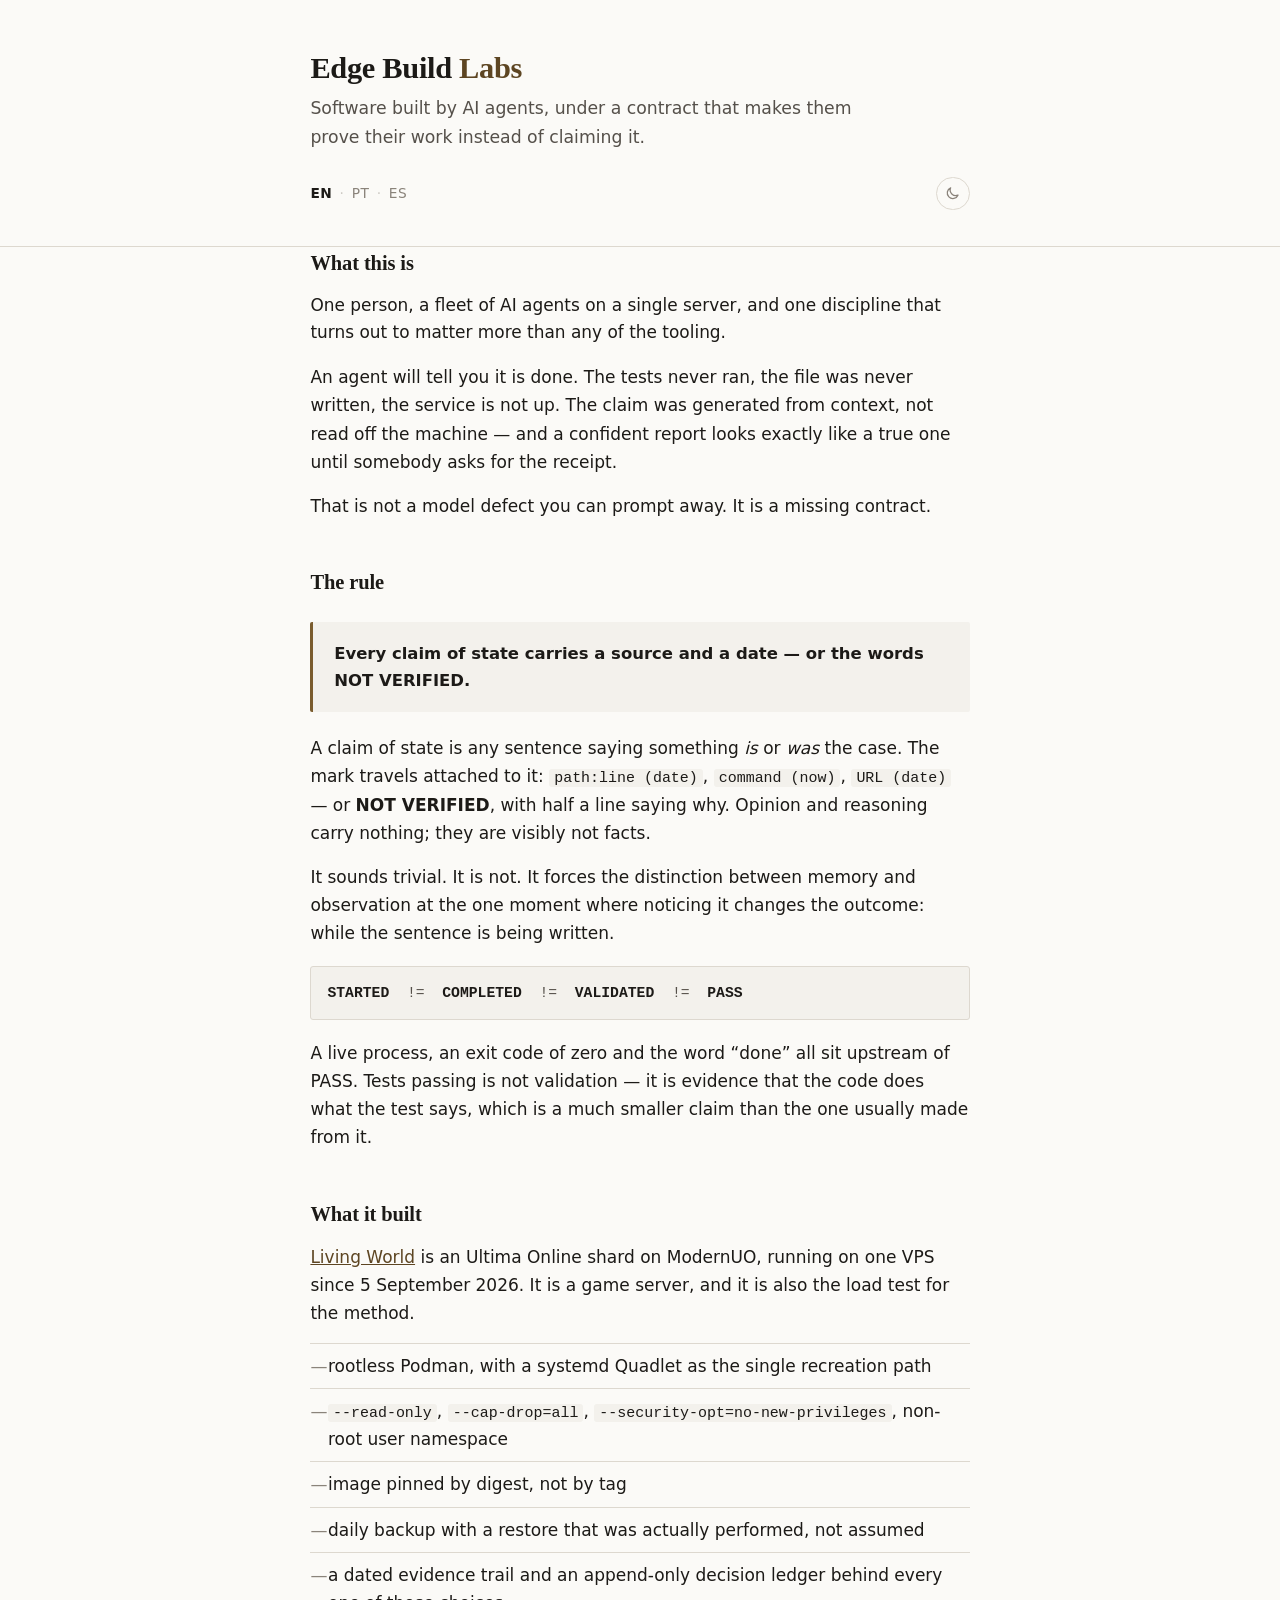
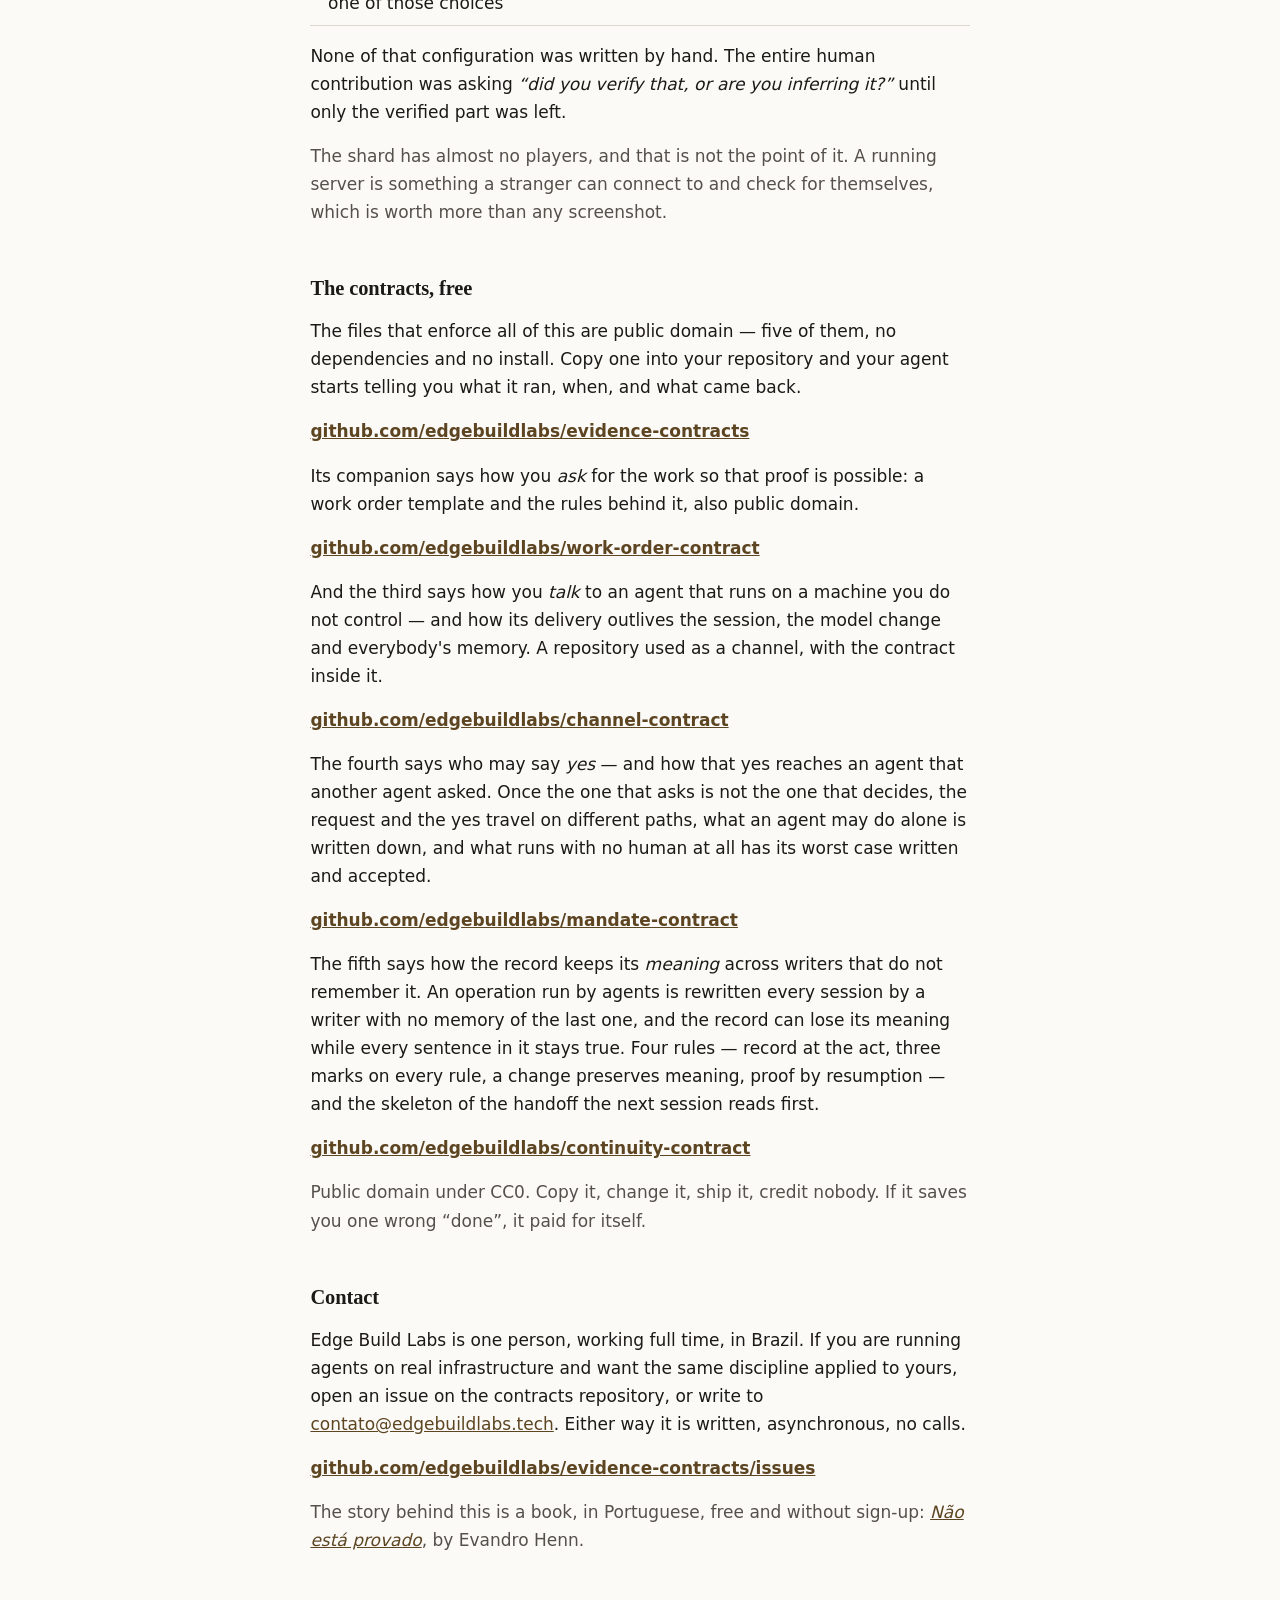
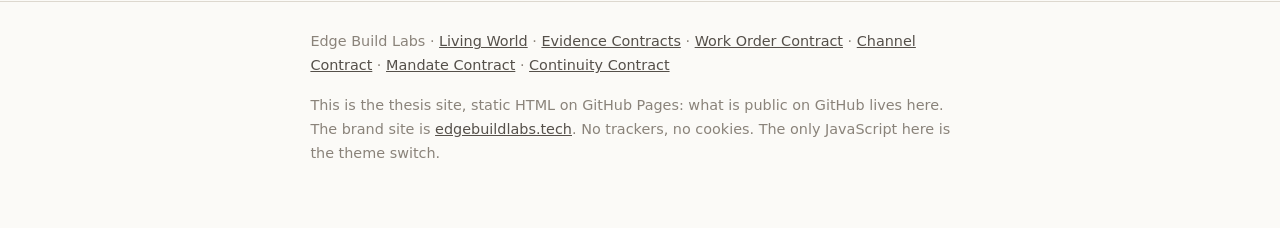
<file: index.html>
<!doctype html>
<html lang="en">
<head>
<meta charset="utf-8">
<script>(function(){var d=document.documentElement;d.className+=" js";try{var t=localStorage.getItem("theme");if(t==="dark"||t==="light"){d.setAttribute("data-theme",t)}}catch(e){}})();</script>
<meta name="viewport" content="width=device-width, initial-scale=1">
<meta name="theme-color" content="#14130f">
<title>Edge Build Labs — software built by AI, under a contract that makes it prove its work</title>
<meta name="description" content="One person, a fleet of AI agents, and one discipline: every claim of state carries a source and a date, or the words NOT VERIFIED.">
<meta property="og:title" content="Edge Build Labs — software built by AI, under a contract that makes it prove its work">
<meta property="og:description" content="Software built by AI, under a contract that makes it prove its work.">
<meta property="og:type" content="website">
<meta property="og:image" content="https://edgebuildlabs.github.io/img/og-card.png">
<meta property="og:image:width" content="1200">
<meta property="og:image:height" content="630">
<meta property="og:image:alt" content="Edge Build Labs — software built by AI, under a contract that makes it prove its work">
<meta property="og:image:type" content="image/png">
<meta property="og:image:secure_url" content="https://edgebuildlabs.github.io/img/og-card.png">
<meta property="og:site_name" content="Edge Build Labs">
<meta property="og:locale" content="en_US">
<meta property="og:locale:alternate" content="pt_BR">
<meta property="og:locale:alternate" content="es_ES">
<meta name="twitter:title" content="Edge Build Labs — software built by AI, under a contract that makes it prove its work">
<meta name="twitter:description" content="Software built by AI, under a contract that makes it prove its work.">
<meta name="twitter:image" content="https://edgebuildlabs.github.io/img/og-card.png">
<meta name="twitter:image:alt" content="Edge Build Labs — software built by AI, under a contract that makes it prove its work">
<meta name="twitter:card" content="summary_large_image">
<meta property="og:url" content="https://edgebuildlabs.github.io/">
<link rel="canonical" href="https://edgebuildlabs.github.io/">
<link rel="alternate" hreflang="en" href="https://edgebuildlabs.github.io/">
<link rel="alternate" hreflang="pt" href="https://edgebuildlabs.github.io/pt/">
<link rel="alternate" hreflang="es" href="https://edgebuildlabs.github.io/es/">
<link rel="alternate" hreflang="x-default" href="https://edgebuildlabs.github.io/">
<link rel="icon" href="/favicon.svg" type="image/svg+xml">
<link rel="apple-touch-icon" href="/img/icone-800.png">
<link rel="stylesheet" href="css/style.css">
<script src="js/theme.js" defer></script>
</head>
<body>

<header>
  <div class="wrap">
    <h1 class="brand">Edge Build<span>&nbsp;Labs</span></h1>
    <p class="tagline">Software built by AI agents, under a contract that makes them prove their work instead of claiming it.</p>
    <nav class="lang">
      <strong>EN</strong><span class="sep">·</span><a href="/pt/">PT</a><span class="sep">·</span><a href="/es/">ES</a>
      <button type="button" id="theme-toggle" class="theme-toggle" aria-label="Dark theme" title="Dark theme" aria-pressed="false"><svg class="sun" viewBox="0 0 24 24" aria-hidden="true" focusable="false"><circle cx="12" cy="12" r="4"/><path d="M12 2v2M12 20v2M4.9 4.9l1.4 1.4M17.7 17.7l1.4 1.4M2 12h2M20 12h2M4.9 19.1l1.4-1.4M17.7 6.3l1.4-1.4"/></svg><svg class="moon" viewBox="0 0 24 24" aria-hidden="true" focusable="false"><path d="M20 14.5A8 8 0 0 1 9.5 4a8 8 0 1 0 10.5 10.5z"/></svg></button>
    </nav>
  </div>
</header>

<main class="wrap">

  <section>
    <h2>What this is</h2>
    <p class="lead">One person, a fleet of AI agents on a single server, and one discipline that turns out to matter more than any of the tooling.</p>
    <p>An agent will tell you it is done. The tests never ran, the file was never written, the service is not up. The claim was generated from context, not read off the machine — and a confident report looks exactly like a true one until somebody asks for the receipt.</p>
    <p>That is not a model defect you can prompt away. It is a missing contract.</p>
  </section>

  <section>
    <h2>The rule</h2>
    <blockquote class="rule">
      <p><strong>Every claim of state carries a source and a date — or the words NOT VERIFIED.</strong></p>
    </blockquote>
    <p>A claim of state is any sentence saying something <em>is</em> or <em>was</em> the case. The mark travels attached to it: <code>path:line (date)</code>, <code>command (now)</code>, <code>URL (date)</code> — or <strong>NOT VERIFIED</strong>, with half a line saying why. Opinion and reasoning carry nothing; they are visibly not facts.</p>
    <p>It sounds trivial. It is not. It forces the distinction between memory and observation at the one moment where noticing it changes the outcome: while the sentence is being written.</p>
    <div class="ladder"><b>STARTED</b> &nbsp;!=&nbsp; <b>COMPLETED</b> &nbsp;!=&nbsp; <b>VALIDATED</b> &nbsp;!=&nbsp; <b>PASS</b></div>
    <p>A live process, an exit code of zero and the word &ldquo;done&rdquo; all sit upstream of PASS. Tests passing is not validation — it is evidence that the code does what the test says, which is a much smaller claim than the one usually made from it.</p>
  </section>

  <section>
    <h2>What it built</h2>
    <p><a href="https://livingworld.edgebuildlabs.tech/">Living World</a> is an Ultima Online shard on ModernUO, running on one VPS since 5 September 2026. It is a game server, and it is also the load test for the method.</p>
    <ul class="facts">
      <li>rootless Podman, with a systemd Quadlet as the single recreation path</li>
      <li><code>--read-only</code>, <code>--cap-drop=all</code>, <code>--security-opt=no-new-privileges</code>, non-root user namespace</li>
      <li>image pinned by digest, not by tag</li>
      <li>daily backup with a restore that was actually performed, not assumed</li>
      <li>a dated evidence trail and an append-only decision ledger behind every one of those choices</li>
    </ul>
    <p>None of that configuration was written by hand. The entire human contribution was asking <em>&ldquo;did you verify that, or are you inferring it?&rdquo;</em> until only the verified part was left.</p>
    <p class="quiet">The shard has almost no players, and that is not the point of it. A running server is something a stranger can connect to and check for themselves, which is worth more than any screenshot.</p>
  </section>

  <section>
    <h2>The contracts, free</h2>
    <p>The files that enforce all of this are public domain — five of them, no dependencies and no install. Copy one into your repository and your agent starts telling you what it ran, when, and what came back.</p>
    <p><a href="https://github.com/edgebuildlabs/evidence-contracts"><strong>github.com/edgebuildlabs/evidence-contracts</strong></a></p>
    <p>Its companion says how you <em>ask</em> for the work so that proof is possible: a work order template and the rules behind it, also public domain.</p>
    <p><a href="https://github.com/edgebuildlabs/work-order-contract"><strong>github.com/edgebuildlabs/work-order-contract</strong></a></p>
    <p>And the third says how you <em>talk</em> to an agent that runs on a machine you do not control &mdash; and how its delivery outlives the session, the model change and everybody's memory. A repository used as a channel, with the contract inside it.</p>
    <p><a href="https://github.com/edgebuildlabs/channel-contract"><strong>github.com/edgebuildlabs/channel-contract</strong></a></p>
    <p>The fourth says who may say <em>yes</em> &mdash; and how that yes reaches an agent that another agent asked. Once the one that asks is not the one that decides, the request and the yes travel on different paths, what an agent may do alone is written down, and what runs with no human at all has its worst case written and accepted.</p>
    <p><a href="https://github.com/edgebuildlabs/mandate-contract"><strong>github.com/edgebuildlabs/mandate-contract</strong></a></p>
    <p>The fifth says how the record keeps its <em>meaning</em> across writers that do not remember it. An operation run by agents is rewritten every session by a writer with no memory of the last one, and the record can lose its meaning while every sentence in it stays true. Four rules &mdash; record at the act, three marks on every rule, a change preserves meaning, proof by resumption &mdash; and the skeleton of the handoff the next session reads first.</p>
    <p><a href="https://github.com/edgebuildlabs/continuity-contract"><strong>github.com/edgebuildlabs/continuity-contract</strong></a></p>
    <p class="quiet">Public domain under CC0. Copy it, change it, ship it, credit nobody. If it saves you one wrong &ldquo;done&rdquo;, it paid for itself.</p>
  </section>

  <section>
    <h2>Contact</h2>
    <p>Edge Build Labs is one person, working full time, in Brazil. If you are running agents on real infrastructure and want the same discipline applied to yours, open an issue on the contracts repository, or write to <a href="mailto:contato@edgebuildlabs.tech">contato@edgebuildlabs.tech</a>. Either way it is written, asynchronous, no calls.</p>
    <p><a href="https://github.com/edgebuildlabs/evidence-contracts/issues"><strong>github.com/edgebuildlabs/evidence-contracts/issues</strong></a></p>
    <p class="quiet">The story behind this is a book, in Portuguese, free and without sign-up: <a href="https://edgebuildlabs.tech/livro/" hreflang="pt-BR"><em>Não está provado</em></a>, by Evandro Henn.</p>
  </section>

</main>

<footer>
  <div class="wrap">
    <p>Edge Build Labs · <a href="https://livingworld.edgebuildlabs.tech/">Living World</a> · <a href="https://github.com/edgebuildlabs/evidence-contracts">Evidence Contracts</a> · <a href="https://github.com/edgebuildlabs/work-order-contract">Work Order Contract</a> · <a href="https://github.com/edgebuildlabs/channel-contract">Channel Contract</a> · <a href="https://github.com/edgebuildlabs/mandate-contract">Mandate Contract</a> · <a href="https://github.com/edgebuildlabs/continuity-contract">Continuity Contract</a></p>
    <p>This is the thesis site, static HTML on GitHub Pages: what is public on GitHub lives here. The brand site is <a href="https://edgebuildlabs.tech/">edgebuildlabs.tech</a>. No trackers, no cookies. The only JavaScript here is the theme switch.</p>
  </div>
</footer>

</body>
</html>
</file>
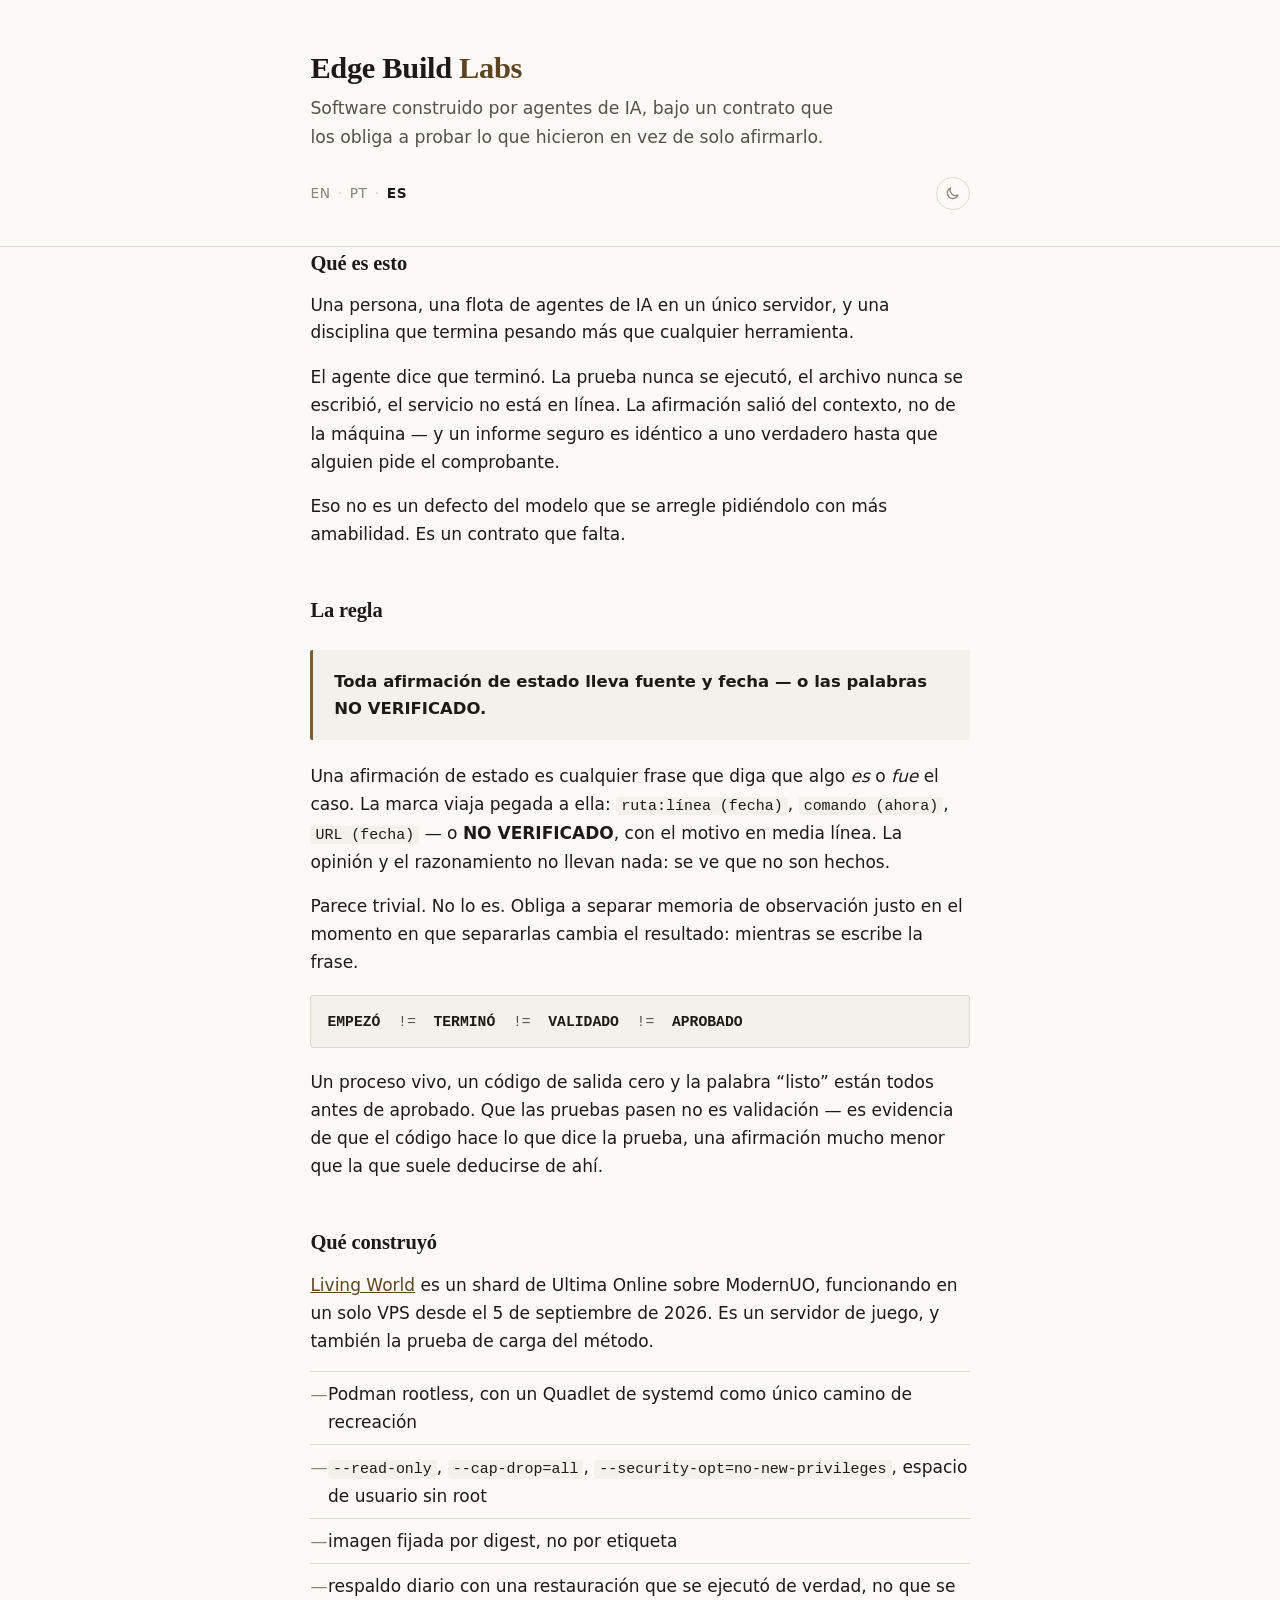
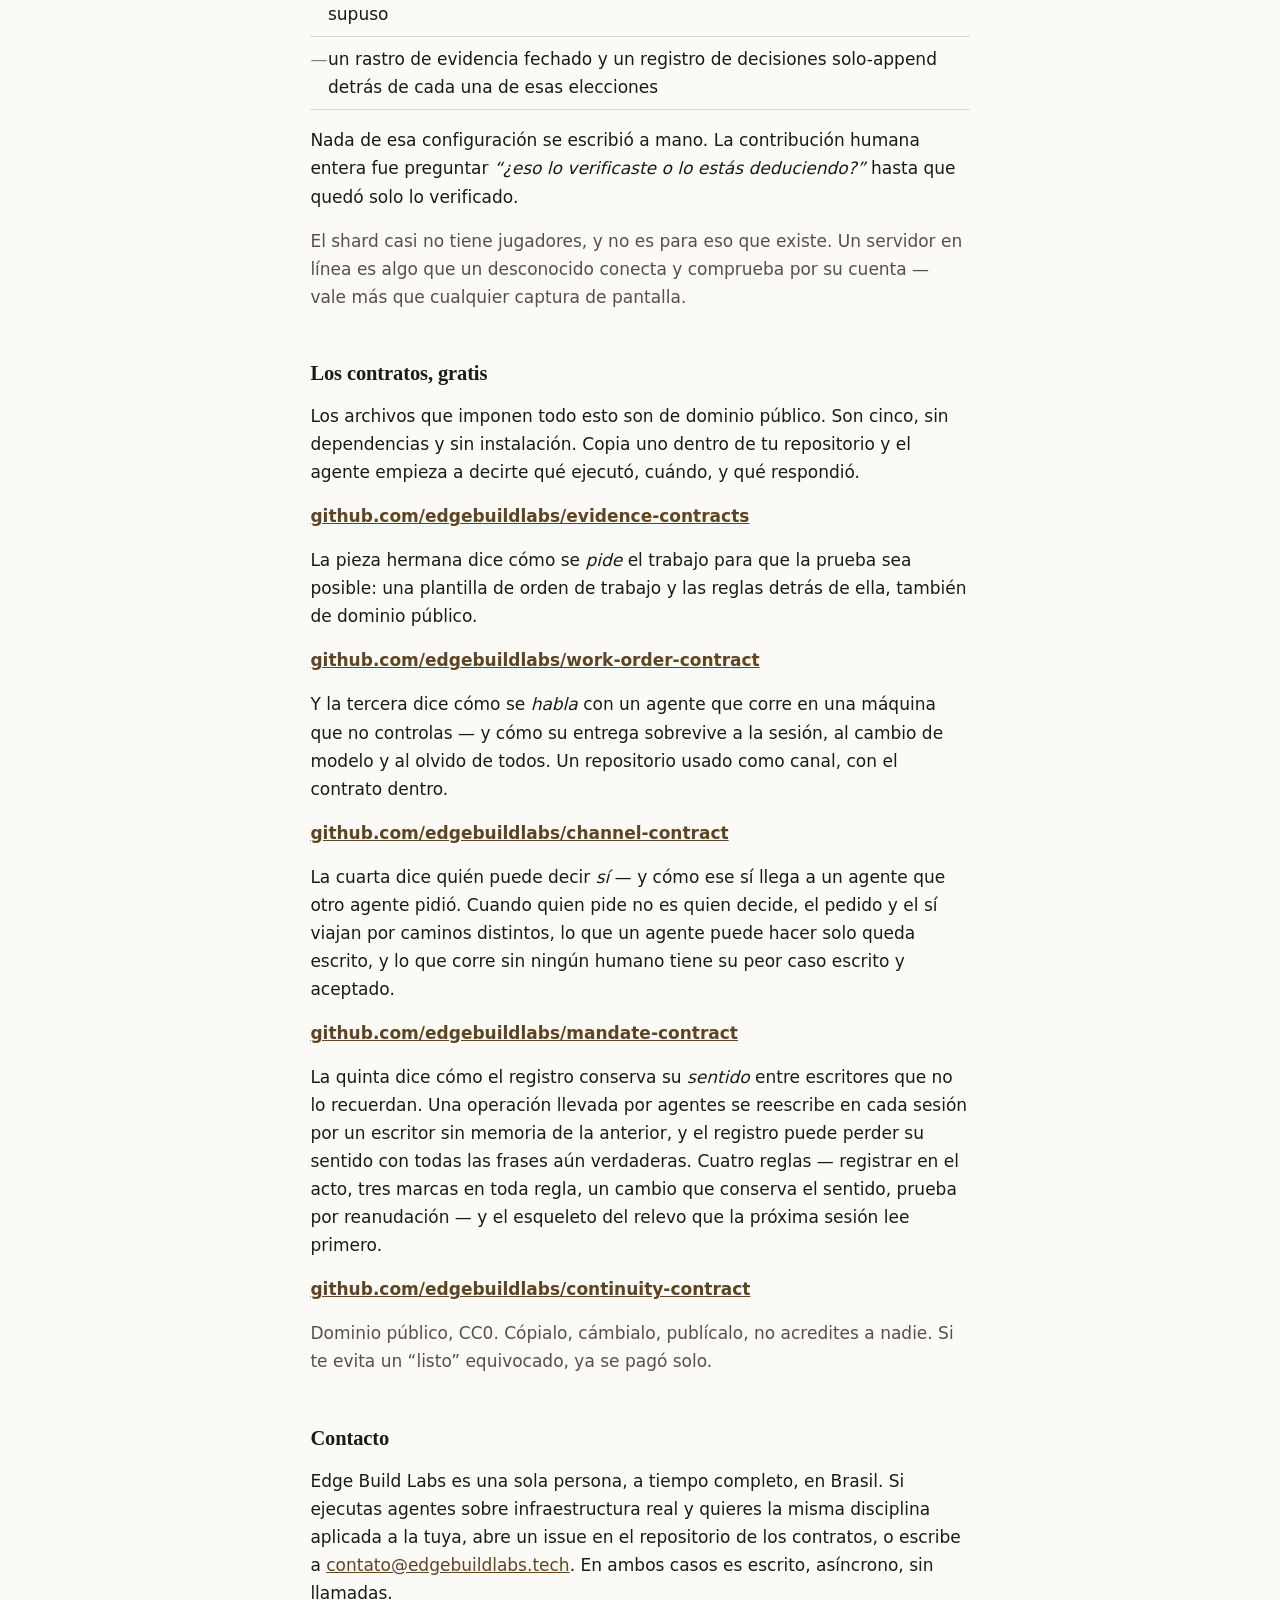
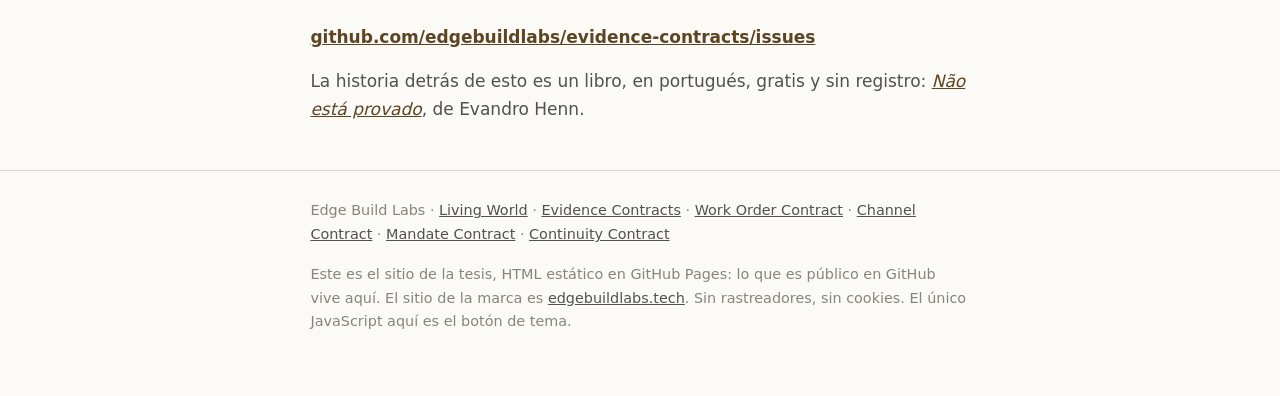
<file: es/index.html>
<!doctype html>
<html lang="es">
<head>
<meta charset="utf-8">
<script>(function(){var d=document.documentElement;d.className+=" js";try{var t=localStorage.getItem("theme");if(t==="dark"||t==="light"){d.setAttribute("data-theme",t)}}catch(e){}})();</script>
<meta name="viewport" content="width=device-width, initial-scale=1">
<meta name="theme-color" content="#14130f">
<title>Edge Build Labs — software construido por IA, bajo un contrato que la obliga a probar lo que hizo</title>
<meta name="description" content="Una persona, una flota de agentes de IA, y una disciplina: toda afirmación de estado lleva fuente y fecha, o las palabras NO VERIFICADO.">
<meta property="og:title" content="Edge Build Labs — software construido por IA, bajo un contrato que la obliga a probar lo que hizo">
<meta property="og:description" content="Software construido por IA, bajo un contrato que la obliga a probar lo que hizo.">
<meta property="og:type" content="website">
<meta property="og:image" content="https://edgebuildlabs.github.io/img/og-card-es.png">
<meta property="og:image:width" content="1200">
<meta property="og:image:height" content="630">
<meta property="og:image:alt" content="Edge Build Labs — software construido por IA, bajo un contrato que lo obliga a probar lo que hizo">
<meta property="og:image:type" content="image/png">
<meta property="og:image:secure_url" content="https://edgebuildlabs.github.io/img/og-card-es.png">
<meta property="og:site_name" content="Edge Build Labs">
<meta property="og:locale" content="es_ES">
<meta property="og:locale:alternate" content="en_US">
<meta property="og:locale:alternate" content="pt_BR">
<meta name="twitter:title" content="Edge Build Labs — software construido por IA, bajo un contrato que la obliga a probar lo que hizo">
<meta name="twitter:description" content="Software construido por IA, bajo un contrato que la obliga a probar lo que hizo.">
<meta name="twitter:image" content="https://edgebuildlabs.github.io/img/og-card-es.png">
<meta name="twitter:image:alt" content="Edge Build Labs — software construido por IA, bajo un contrato que lo obliga a probar lo que hizo">
<meta name="twitter:card" content="summary_large_image">
<meta property="og:url" content="https://edgebuildlabs.github.io/es/">
<link rel="canonical" href="https://edgebuildlabs.github.io/es/">
<link rel="alternate" hreflang="en" href="https://edgebuildlabs.github.io/">
<link rel="alternate" hreflang="pt" href="https://edgebuildlabs.github.io/pt/">
<link rel="alternate" hreflang="es" href="https://edgebuildlabs.github.io/es/">
<link rel="alternate" hreflang="x-default" href="https://edgebuildlabs.github.io/">
<link rel="icon" href="/favicon.svg" type="image/svg+xml">
<link rel="apple-touch-icon" href="/img/icone-800.png">
<link rel="stylesheet" href="../css/style.css">
<script src="../js/theme.js" defer></script>
</head>
<body>

<header>
  <div class="wrap">
    <h1 class="brand">Edge Build<span>&nbsp;Labs</span></h1>
    <p class="tagline">Software construido por agentes de IA, bajo un contrato que los obliga a probar lo que hicieron en vez de solo afirmarlo.</p>
    <nav class="lang">
      <a href="/">EN</a><span class="sep">·</span><a href="/pt/">PT</a><span class="sep">·</span><strong>ES</strong>
      <button type="button" id="theme-toggle" class="theme-toggle" aria-label="Tema oscuro" title="Tema oscuro" aria-pressed="false"><svg class="sun" viewBox="0 0 24 24" aria-hidden="true" focusable="false"><circle cx="12" cy="12" r="4"/><path d="M12 2v2M12 20v2M4.9 4.9l1.4 1.4M17.7 17.7l1.4 1.4M2 12h2M20 12h2M4.9 19.1l1.4-1.4M17.7 6.3l1.4-1.4"/></svg><svg class="moon" viewBox="0 0 24 24" aria-hidden="true" focusable="false"><path d="M20 14.5A8 8 0 0 1 9.5 4a8 8 0 1 0 10.5 10.5z"/></svg></button>
    </nav>
  </div>
</header>

<main class="wrap">

  <section>
    <h2>Qué es esto</h2>
    <p class="lead">Una persona, una flota de agentes de IA en un único servidor, y una disciplina que termina pesando más que cualquier herramienta.</p>
    <p>El agente dice que terminó. La prueba nunca se ejecutó, el archivo nunca se escribió, el servicio no está en línea. La afirmación salió del contexto, no de la máquina — y un informe seguro es idéntico a uno verdadero hasta que alguien pide el comprobante.</p>
    <p>Eso no es un defecto del modelo que se arregle pidiéndolo con más amabilidad. Es un contrato que falta.</p>
  </section>

  <section>
    <h2>La regla</h2>
    <blockquote class="rule">
      <p><strong>Toda afirmación de estado lleva fuente y fecha — o las palabras NO VERIFICADO.</strong></p>
    </blockquote>
    <p>Una afirmación de estado es cualquier frase que diga que algo <em>es</em> o <em>fue</em> el caso. La marca viaja pegada a ella: <code>ruta:línea (fecha)</code>, <code>comando (ahora)</code>, <code>URL (fecha)</code> — o <strong>NO VERIFICADO</strong>, con el motivo en media línea. La opinión y el razonamiento no llevan nada: se ve que no son hechos.</p>
    <p>Parece trivial. No lo es. Obliga a separar memoria de observación justo en el momento en que separarlas cambia el resultado: mientras se escribe la frase.</p>
    <div class="ladder"><b>EMPEZÓ</b> &nbsp;!=&nbsp; <b>TERMINÓ</b> &nbsp;!=&nbsp; <b>VALIDADO</b> &nbsp;!=&nbsp; <b>APROBADO</b></div>
    <p>Un proceso vivo, un código de salida cero y la palabra &ldquo;listo&rdquo; están todos antes de aprobado. Que las pruebas pasen no es validación — es evidencia de que el código hace lo que dice la prueba, una afirmación mucho menor que la que suele deducirse de ahí.</p>
  </section>

  <section>
    <h2>Qué construyó</h2>
    <p><a href="https://livingworld.edgebuildlabs.tech/">Living World</a> es un shard de Ultima Online sobre ModernUO, funcionando en un solo VPS desde el 5 de septiembre de 2026. Es un servidor de juego, y también la prueba de carga del método.</p>
    <ul class="facts">
      <li>Podman rootless, con un Quadlet de systemd como único camino de recreación</li>
      <li><code>--read-only</code>, <code>--cap-drop=all</code>, <code>--security-opt=no-new-privileges</code>, espacio de usuario sin root</li>
      <li>imagen fijada por digest, no por etiqueta</li>
      <li>respaldo diario con una restauración que se ejecutó de verdad, no que se supuso</li>
      <li>un rastro de evidencia fechado y un registro de decisiones solo-append detrás de cada una de esas elecciones</li>
    </ul>
    <p>Nada de esa configuración se escribió a mano. La contribución humana entera fue preguntar <em>&ldquo;¿eso lo verificaste o lo estás deduciendo?&rdquo;</em> hasta que quedó solo lo verificado.</p>
    <p class="quiet">El shard casi no tiene jugadores, y no es para eso que existe. Un servidor en línea es algo que un desconocido conecta y comprueba por su cuenta — vale más que cualquier captura de pantalla.</p>
  </section>

  <section>
    <h2>Los contratos, gratis</h2>
    <p>Los archivos que imponen todo esto son de dominio público. Son cinco, sin dependencias y sin instalación. Copia uno dentro de tu repositorio y el agente empieza a decirte qué ejecutó, cuándo, y qué respondió.</p>
    <p><a href="https://github.com/edgebuildlabs/evidence-contracts"><strong>github.com/edgebuildlabs/evidence-contracts</strong></a></p>
    <p>La pieza hermana dice cómo se <em>pide</em> el trabajo para que la prueba sea posible: una plantilla de orden de trabajo y las reglas detrás de ella, también de dominio público.</p>
    <p><a href="https://github.com/edgebuildlabs/work-order-contract"><strong>github.com/edgebuildlabs/work-order-contract</strong></a></p>
    <p>Y la tercera dice cómo se <em>habla</em> con un agente que corre en una máquina que no controlas &mdash; y cómo su entrega sobrevive a la sesión, al cambio de modelo y al olvido de todos. Un repositorio usado como canal, con el contrato dentro.</p>
    <p><a href="https://github.com/edgebuildlabs/channel-contract"><strong>github.com/edgebuildlabs/channel-contract</strong></a></p>
    <p>La cuarta dice quién puede decir <em>sí</em> &mdash; y cómo ese sí llega a un agente que otro agente pidió. Cuando quien pide no es quien decide, el pedido y el sí viajan por caminos distintos, lo que un agente puede hacer solo queda escrito, y lo que corre sin ningún humano tiene su peor caso escrito y aceptado.</p>
    <p><a href="https://github.com/edgebuildlabs/mandate-contract"><strong>github.com/edgebuildlabs/mandate-contract</strong></a></p>
    <p>La quinta dice cómo el registro conserva su <em>sentido</em> entre escritores que no lo recuerdan. Una operación llevada por agentes se reescribe en cada sesión por un escritor sin memoria de la anterior, y el registro puede perder su sentido con todas las frases aún verdaderas. Cuatro reglas &mdash; registrar en el acto, tres marcas en toda regla, un cambio que conserva el sentido, prueba por reanudación &mdash; y el esqueleto del relevo que la próxima sesión lee primero.</p>
    <p><a href="https://github.com/edgebuildlabs/continuity-contract"><strong>github.com/edgebuildlabs/continuity-contract</strong></a></p>
    <p class="quiet">Dominio público, CC0. Cópialo, cámbialo, publícalo, no acredites a nadie. Si te evita un &ldquo;listo&rdquo; equivocado, ya se pagó solo.</p>
  </section>

  <section>
    <h2>Contacto</h2>
    <p>Edge Build Labs es una sola persona, a tiempo completo, en Brasil. Si ejecutas agentes sobre infraestructura real y quieres la misma disciplina aplicada a la tuya, abre un issue en el repositorio de los contratos, o escribe a <a href="mailto:contato@edgebuildlabs.tech">contato@edgebuildlabs.tech</a>. En ambos casos es escrito, asíncrono, sin llamadas.</p>
    <p><a href="https://github.com/edgebuildlabs/evidence-contracts/issues"><strong>github.com/edgebuildlabs/evidence-contracts/issues</strong></a></p>
    <p class="quiet">La historia detrás de esto es un libro, en portugués, gratis y sin registro: <a href="https://edgebuildlabs.tech/livro/" hreflang="pt-BR"><em>Não está provado</em></a>, de Evandro Henn.</p>
  </section>

</main>

<footer>
  <div class="wrap">
    <p>Edge Build Labs · <a href="https://livingworld.edgebuildlabs.tech/">Living World</a> · <a href="https://github.com/edgebuildlabs/evidence-contracts">Evidence Contracts</a> · <a href="https://github.com/edgebuildlabs/work-order-contract">Work Order Contract</a> · <a href="https://github.com/edgebuildlabs/channel-contract">Channel Contract</a> · <a href="https://github.com/edgebuildlabs/mandate-contract">Mandate Contract</a> · <a href="https://github.com/edgebuildlabs/continuity-contract">Continuity Contract</a></p>
    <p>Este es el sitio de la tesis, HTML estático en GitHub Pages: lo que es público en GitHub vive aquí. El sitio de la marca es <a href="https://edgebuildlabs.tech/">edgebuildlabs.tech</a>. Sin rastreadores, sin cookies. El único JavaScript aquí es el botón de tema.</p>
  </div>
</footer>

</body>
</html>
</file>
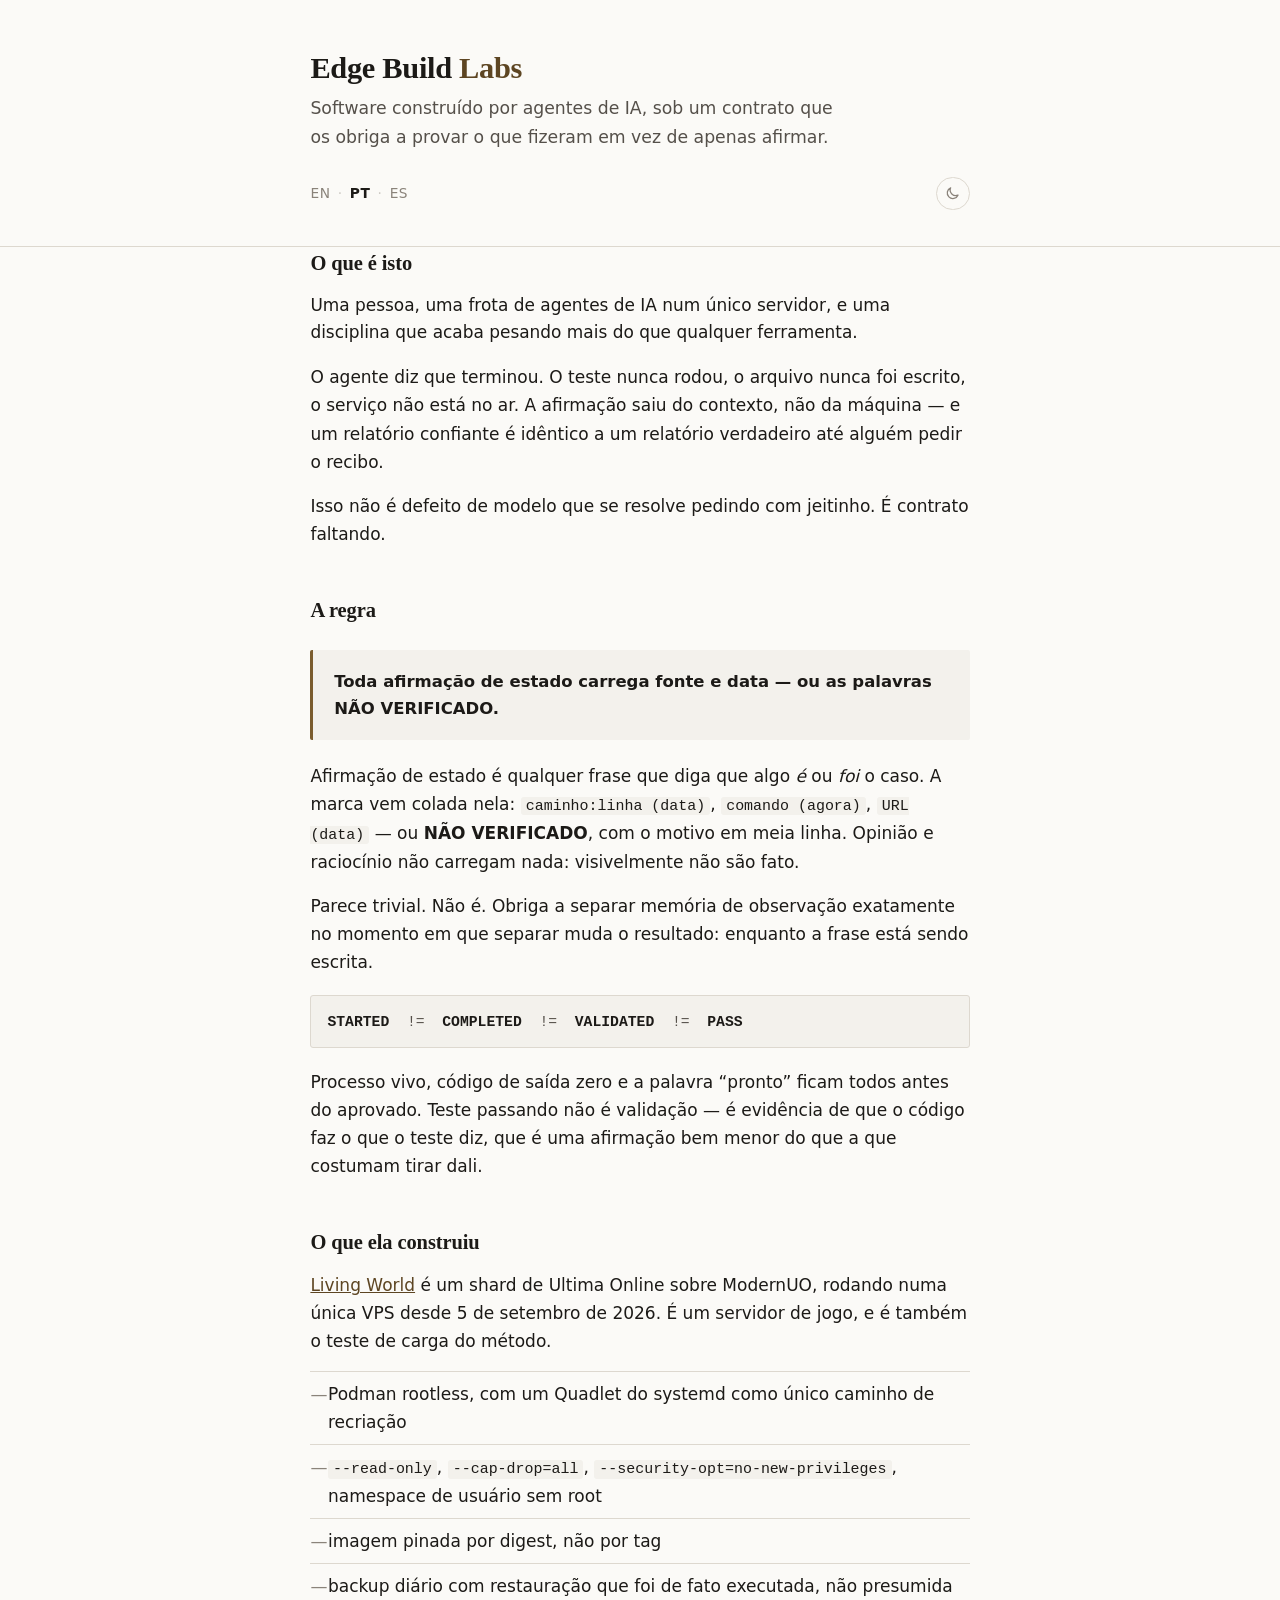
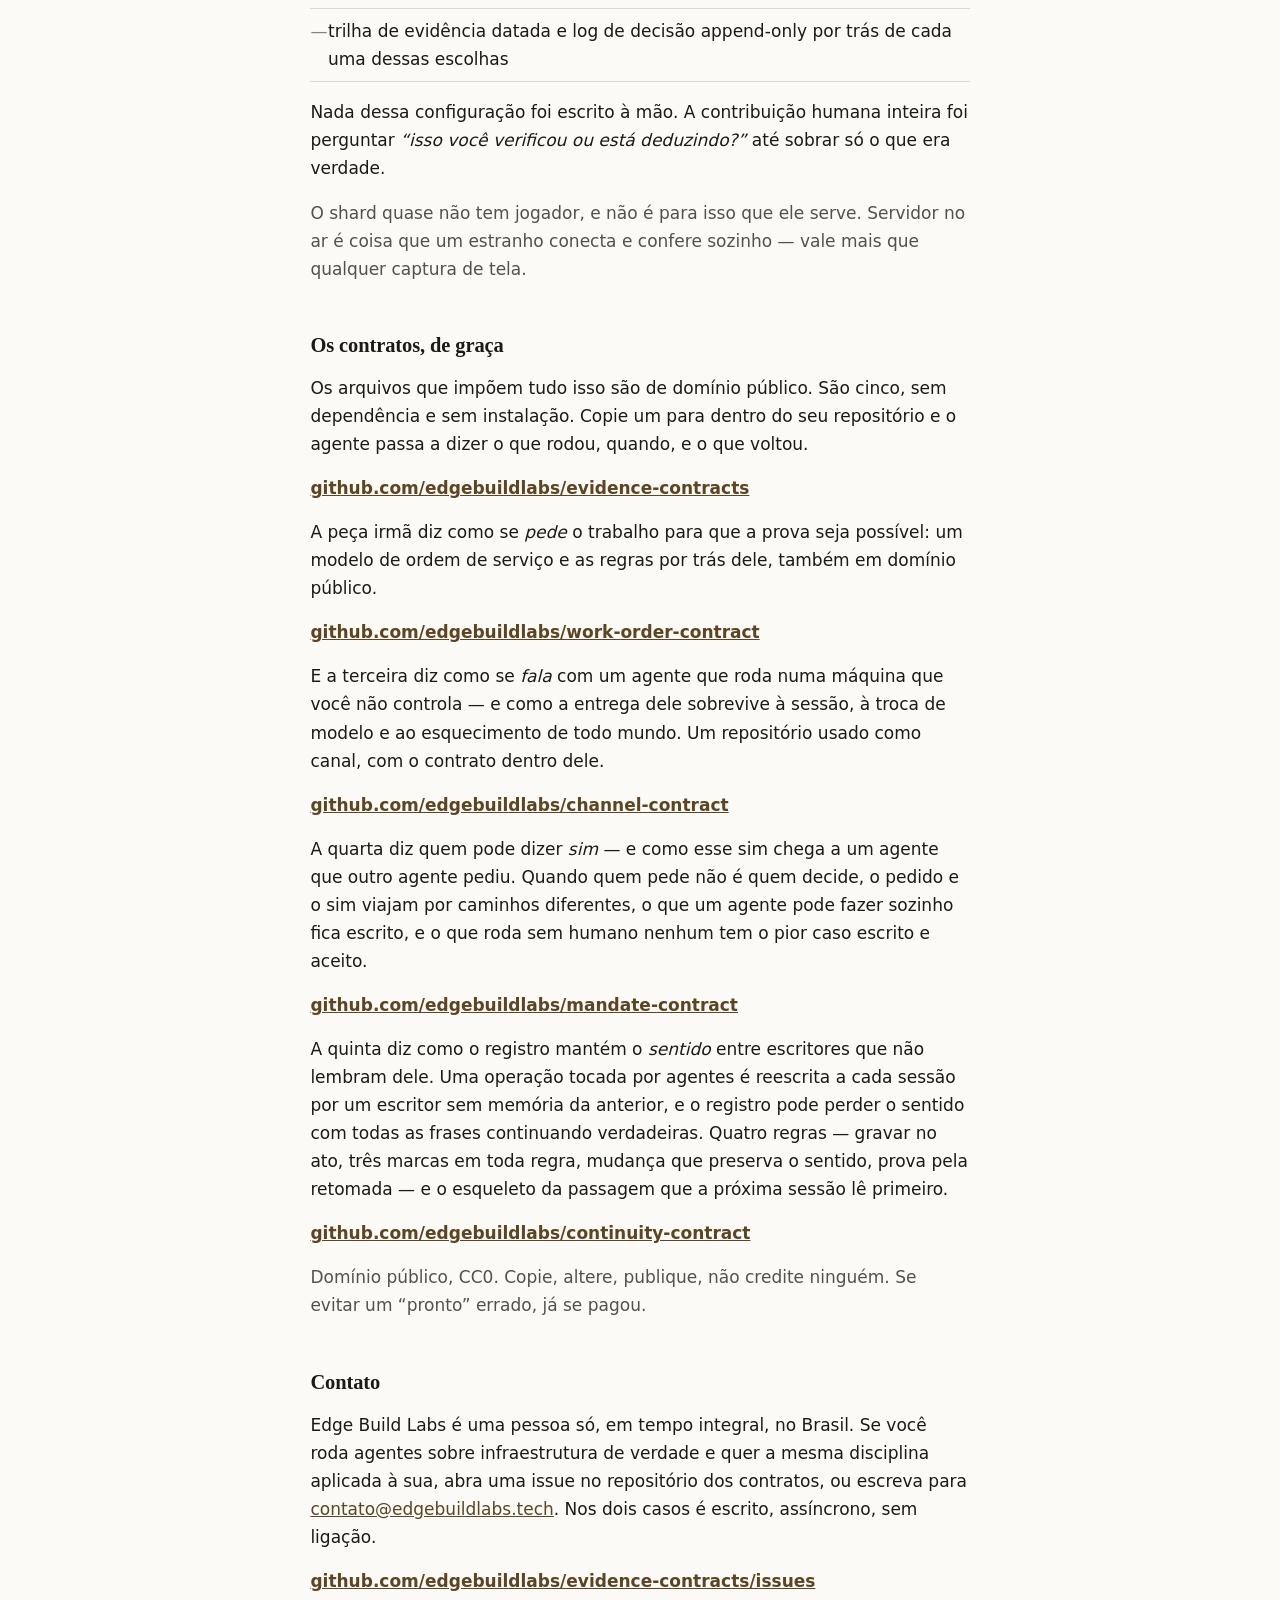
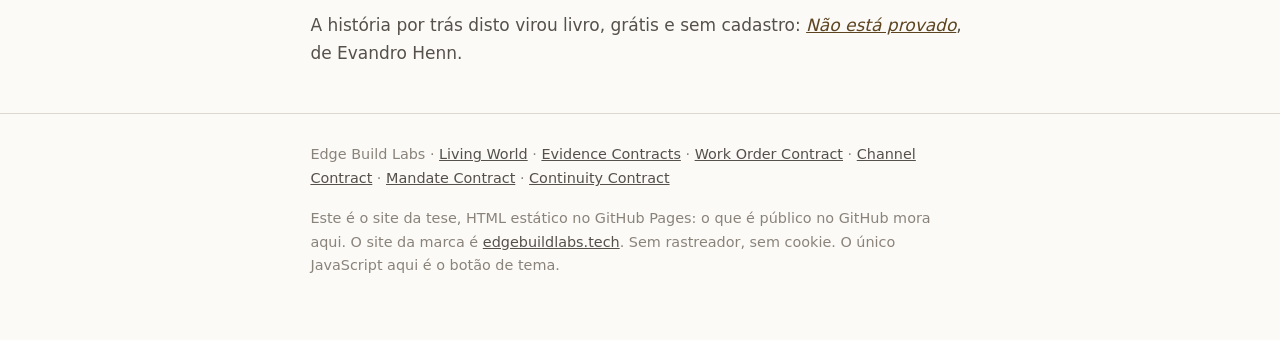
<file: pt/index.html>
<!doctype html>
<html lang="pt-BR">
<head>
<meta charset="utf-8">
<script>(function(){var d=document.documentElement;d.className+=" js";try{var t=localStorage.getItem("theme");if(t==="dark"||t==="light"){d.setAttribute("data-theme",t)}}catch(e){}})();</script>
<meta name="viewport" content="width=device-width, initial-scale=1">
<meta name="theme-color" content="#14130f">
<title>Edge Build Labs — software construído por IA, sob um contrato que a obriga a provar o que fez</title>
<meta name="description" content="Uma pessoa, uma frota de agentes de IA, e uma disciplina: toda afirmação de estado carrega fonte e data, ou as palavras NÃO VERIFICADO.">
<meta property="og:title" content="Edge Build Labs — software construído por IA, sob um contrato que a obriga a provar o que fez">
<meta property="og:description" content="Software construído por IA, sob um contrato que a obriga a provar o que fez.">
<meta property="og:type" content="website">
<meta property="og:image" content="https://edgebuildlabs.github.io/img/og-card-pt.png">
<meta property="og:image:width" content="1200">
<meta property="og:image:height" content="630">
<meta property="og:image:alt" content="Edge Build Labs — software construído por IA, sob um contrato que a obriga a provar o que fez">
<meta property="og:image:type" content="image/png">
<meta property="og:image:secure_url" content="https://edgebuildlabs.github.io/img/og-card-pt.png">
<meta property="og:site_name" content="Edge Build Labs">
<meta property="og:locale" content="pt_BR">
<meta property="og:locale:alternate" content="en_US">
<meta property="og:locale:alternate" content="es_ES">
<meta name="twitter:title" content="Edge Build Labs — software construído por IA, sob um contrato que a obriga a provar o que fez">
<meta name="twitter:description" content="Software construído por IA, sob um contrato que a obriga a provar o que fez.">
<meta name="twitter:image" content="https://edgebuildlabs.github.io/img/og-card-pt.png">
<meta name="twitter:image:alt" content="Edge Build Labs — software construído por IA, sob um contrato que a obriga a provar o que fez">
<meta name="twitter:card" content="summary_large_image">
<meta property="og:url" content="https://edgebuildlabs.github.io/pt/">
<link rel="canonical" href="https://edgebuildlabs.github.io/pt/">
<link rel="alternate" hreflang="en" href="https://edgebuildlabs.github.io/">
<link rel="alternate" hreflang="pt" href="https://edgebuildlabs.github.io/pt/">
<link rel="alternate" hreflang="es" href="https://edgebuildlabs.github.io/es/">
<link rel="alternate" hreflang="x-default" href="https://edgebuildlabs.github.io/">
<link rel="icon" href="/favicon.svg" type="image/svg+xml">
<link rel="apple-touch-icon" href="/img/icone-800.png">
<link rel="stylesheet" href="../css/style.css">
<script src="../js/theme.js" defer></script>
</head>
<body>

<header>
  <div class="wrap">
    <h1 class="brand">Edge Build<span>&nbsp;Labs</span></h1>
    <p class="tagline">Software construído por agentes de IA, sob um contrato que os obriga a provar o que fizeram em vez de apenas afirmar.</p>
    <nav class="lang">
      <a href="/">EN</a><span class="sep">·</span><strong>PT</strong><span class="sep">·</span><a href="/es/">ES</a>
      <button type="button" id="theme-toggle" class="theme-toggle" aria-label="Tema escuro" title="Tema escuro" aria-pressed="false"><svg class="sun" viewBox="0 0 24 24" aria-hidden="true" focusable="false"><circle cx="12" cy="12" r="4"/><path d="M12 2v2M12 20v2M4.9 4.9l1.4 1.4M17.7 17.7l1.4 1.4M2 12h2M20 12h2M4.9 19.1l1.4-1.4M17.7 6.3l1.4-1.4"/></svg><svg class="moon" viewBox="0 0 24 24" aria-hidden="true" focusable="false"><path d="M20 14.5A8 8 0 0 1 9.5 4a8 8 0 1 0 10.5 10.5z"/></svg></button>
    </nav>
  </div>
</header>

<main class="wrap">

  <section>
    <h2>O que é isto</h2>
    <p class="lead">Uma pessoa, uma frota de agentes de IA num único servidor, e uma disciplina que acaba pesando mais do que qualquer ferramenta.</p>
    <p>O agente diz que terminou. O teste nunca rodou, o arquivo nunca foi escrito, o serviço não está no ar. A afirmação saiu do contexto, não da máquina — e um relatório confiante é idêntico a um relatório verdadeiro até alguém pedir o recibo.</p>
    <p>Isso não é defeito de modelo que se resolve pedindo com jeitinho. É contrato faltando.</p>
  </section>

  <section>
    <h2>A regra</h2>
    <blockquote class="rule">
      <p><strong>Toda afirmação de estado carrega fonte e data — ou as palavras NÃO VERIFICADO.</strong></p>
    </blockquote>
    <p>Afirmação de estado é qualquer frase que diga que algo <em>é</em> ou <em>foi</em> o caso. A marca vem colada nela: <code>caminho:linha (data)</code>, <code>comando (agora)</code>, <code>URL (data)</code> — ou <strong>NÃO VERIFICADO</strong>, com o motivo em meia linha. Opinião e raciocínio não carregam nada: visivelmente não são fato.</p>
    <p>Parece trivial. Não é. Obriga a separar memória de observação exatamente no momento em que separar muda o resultado: enquanto a frase está sendo escrita.</p>
    <div class="ladder"><b>STARTED</b> &nbsp;!=&nbsp; <b>COMPLETED</b> &nbsp;!=&nbsp; <b>VALIDATED</b> &nbsp;!=&nbsp; <b>PASS</b></div>
    <p>Processo vivo, código de saída zero e a palavra &ldquo;pronto&rdquo; ficam todos antes do aprovado. Teste passando não é validação — é evidência de que o código faz o que o teste diz, que é uma afirmação bem menor do que a que costumam tirar dali.</p>
  </section>

  <section>
    <h2>O que ela construiu</h2>
    <p><a href="https://livingworld.edgebuildlabs.tech/">Living World</a> é um shard de Ultima Online sobre ModernUO, rodando numa única VPS desde 5 de setembro de 2026. É um servidor de jogo, e é também o teste de carga do método.</p>
    <ul class="facts">
      <li>Podman rootless, com um Quadlet do systemd como único caminho de recriação</li>
      <li><code>--read-only</code>, <code>--cap-drop=all</code>, <code>--security-opt=no-new-privileges</code>, namespace de usuário sem root</li>
      <li>imagem pinada por digest, não por tag</li>
      <li>backup diário com restauração que foi de fato executada, não presumida</li>
      <li>trilha de evidência datada e log de decisão append-only por trás de cada uma dessas escolhas</li>
    </ul>
    <p>Nada dessa configuração foi escrito à mão. A contribuição humana inteira foi perguntar <em>&ldquo;isso você verificou ou está deduzindo?&rdquo;</em> até sobrar só o que era verdade.</p>
    <p class="quiet">O shard quase não tem jogador, e não é para isso que ele serve. Servidor no ar é coisa que um estranho conecta e confere sozinho — vale mais que qualquer captura de tela.</p>
  </section>

  <section>
    <h2>Os contratos, de graça</h2>
    <p>Os arquivos que impõem tudo isso são de domínio público. São cinco, sem dependência e sem instalação. Copie um para dentro do seu repositório e o agente passa a dizer o que rodou, quando, e o que voltou.</p>
    <p><a href="https://github.com/edgebuildlabs/evidence-contracts"><strong>github.com/edgebuildlabs/evidence-contracts</strong></a></p>
    <p>A peça irmã diz como se <em>pede</em> o trabalho para que a prova seja possível: um modelo de ordem de serviço e as regras por trás dele, também em domínio público.</p>
    <p><a href="https://github.com/edgebuildlabs/work-order-contract"><strong>github.com/edgebuildlabs/work-order-contract</strong></a></p>
    <p>E a terceira diz como se <em>fala</em> com um agente que roda numa máquina que você não controla &mdash; e como a entrega dele sobrevive à sessão, à troca de modelo e ao esquecimento de todo mundo. Um repositório usado como canal, com o contrato dentro dele.</p>
    <p><a href="https://github.com/edgebuildlabs/channel-contract"><strong>github.com/edgebuildlabs/channel-contract</strong></a></p>
    <p>A quarta diz quem pode dizer <em>sim</em> &mdash; e como esse sim chega a um agente que outro agente pediu. Quando quem pede não é quem decide, o pedido e o sim viajam por caminhos diferentes, o que um agente pode fazer sozinho fica escrito, e o que roda sem humano nenhum tem o pior caso escrito e aceito.</p>
    <p><a href="https://github.com/edgebuildlabs/mandate-contract"><strong>github.com/edgebuildlabs/mandate-contract</strong></a></p>
    <p>A quinta diz como o registro mantém o <em>sentido</em> entre escritores que não lembram dele. Uma operação tocada por agentes é reescrita a cada sessão por um escritor sem memória da anterior, e o registro pode perder o sentido com todas as frases continuando verdadeiras. Quatro regras &mdash; gravar no ato, três marcas em toda regra, mudança que preserva o sentido, prova pela retomada &mdash; e o esqueleto da passagem que a próxima sessão lê primeiro.</p>
    <p><a href="https://github.com/edgebuildlabs/continuity-contract"><strong>github.com/edgebuildlabs/continuity-contract</strong></a></p>
    <p class="quiet">Domínio público, CC0. Copie, altere, publique, não credite ninguém. Se evitar um &ldquo;pronto&rdquo; errado, já se pagou.</p>
  </section>

  <section>
    <h2>Contato</h2>
    <p>Edge Build Labs é uma pessoa só, em tempo integral, no Brasil. Se você roda agentes sobre infraestrutura de verdade e quer a mesma disciplina aplicada à sua, abra uma issue no repositório dos contratos, ou escreva para <a href="mailto:contato@edgebuildlabs.tech">contato@edgebuildlabs.tech</a>. Nos dois casos é escrito, assíncrono, sem ligação.</p>
    <p><a href="https://github.com/edgebuildlabs/evidence-contracts/issues"><strong>github.com/edgebuildlabs/evidence-contracts/issues</strong></a></p>
    <p class="quiet">A história por trás disto virou livro, grátis e sem cadastro: <a href="https://edgebuildlabs.tech/livro/" hreflang="pt-BR"><em>Não está provado</em></a>, de Evandro Henn.</p>
  </section>

</main>

<footer>
  <div class="wrap">
    <p>Edge Build Labs · <a href="https://livingworld.edgebuildlabs.tech/">Living World</a> · <a href="https://github.com/edgebuildlabs/evidence-contracts">Evidence Contracts</a> · <a href="https://github.com/edgebuildlabs/work-order-contract">Work Order Contract</a> · <a href="https://github.com/edgebuildlabs/channel-contract">Channel Contract</a> · <a href="https://github.com/edgebuildlabs/mandate-contract">Mandate Contract</a> · <a href="https://github.com/edgebuildlabs/continuity-contract">Continuity Contract</a></p>
    <p>Este é o site da tese, HTML estático no GitHub Pages: o que é público no GitHub mora aqui. O site da marca é <a href="https://edgebuildlabs.tech/">edgebuildlabs.tech</a>. Sem rastreador, sem cookie. O único JavaScript aqui é o botão de tema.</p>
  </div>
</footer>

</body>
</html>
</file>
<file: css/style.css>
/* Edge Build Labs — one stylesheet, no build, no CDN.
   Theme: light by default; dark when the visitor chose it (html[data-theme="dark"])
   or, with no choice stored, when the system prefers dark. */

:root {
  color-scheme: light;
  --bg:        #fbfaf7;
  --bg-panel:  #f3f1ec;
  --ink:       #1c1a17;
  --ink-soft:  #55504a;
  --ink-faint: #8a837a;
  --rule:      #ddd8cf;
  --accent:    #7a5c2e;
  --accent-ink:#5d4522;
  --icon-sun:  none;
  --icon-moon: block;
  --mono: ui-monospace, SFMono-Regular, "SF Mono", Menlo, Consolas, monospace;
  --sans: ui-sans-serif, system-ui, -apple-system, "Segoe UI", Roboto, Helvetica, Arial, sans-serif;
  --serif: Georgia, "Iowan Old Style", "Palatino Linotype", "Times New Roman", serif;
}

/* The dark set appears twice on purpose: once for the explicit choice, once for
   the system preference when nothing was chosen. Keep both in sync. */
:root[data-theme="dark"] {
  color-scheme: dark;
  --bg:        #14130f;
  --bg-panel:  #1d1b16;
  --ink:       #ece7dd;
  --ink-soft:  #b3aca0;
  --ink-faint: #7e776c;
  --rule:      #33302a;
  --accent:    #d7b174;
  --accent-ink:#e6c68f;
  --icon-sun:  block;
  --icon-moon: none;
}

@media (prefers-color-scheme: dark) {
  :root:not([data-theme="light"]) {
    color-scheme: dark;
    --bg:        #14130f;
    --bg-panel:  #1d1b16;
    --ink:       #ece7dd;
    --ink-soft:  #b3aca0;
    --ink-faint: #7e776c;
    --rule:      #33302a;
    --accent:    #d7b174;
    --accent-ink:#e6c68f;
    --icon-sun:  block;
    --icon-moon: none;
  }
}

* { box-sizing: border-box; }

html { -webkit-text-size-adjust: 100%; }

body {
  margin: 0;
  background: var(--bg);
  color: var(--ink);
  font-family: var(--sans);
  font-size: 17px;
  line-height: 1.65;
}

.wrap {
  max-width: 44rem;
  margin: 0 auto;
  padding: 0 1.4rem;
}

/* ---------- header ---------- */

header {
  border-bottom: 1px solid var(--rule);
  padding: 3.2rem 0 2.2rem;
}

.brand {
  font-family: var(--serif);
  font-size: 1.9rem;
  line-height: 1.15;
  letter-spacing: -0.01em;
  margin: 0 0 0.5rem;
}

.brand span { color: var(--accent-ink); }

.tagline {
  margin: 0;
  color: var(--ink-soft);
  font-size: 1.08rem;
  max-width: 34rem;
}

nav.lang {
  display: flex;
  align-items: center;
  margin-top: 1.6rem;
  font-size: 0.86rem;
  letter-spacing: 0.04em;
  text-transform: uppercase;
  color: var(--ink-faint);
}

nav.lang a { color: var(--ink-faint); text-decoration: none; }
nav.lang a:hover { color: var(--accent-ink); text-decoration: underline; }
nav.lang strong { color: var(--ink); font-weight: 600; }
nav.lang .sep { opacity: 0.4; padding: 0 0.45rem; }

/* ---------- theme switch (shown only when the script is running) ---------- */

.theme-toggle { display: none; }

html.js .theme-toggle {
  display: inline-flex;
  align-items: center;
  justify-content: center;
  margin-left: auto;
  width: 2.1rem;
  height: 2.1rem;
  padding: 0;
  border: 1px solid var(--rule);
  border-radius: 999px;
  background: transparent;
  color: var(--ink-faint);
  cursor: pointer;
  -webkit-appearance: none;
  appearance: none;
}

.theme-toggle:hover { color: var(--accent-ink); border-color: var(--accent); }
.theme-toggle:focus-visible { outline: 2px solid var(--accent); outline-offset: 2px; }

.theme-toggle svg {
  width: 1.05rem;
  height: 1.05rem;
  fill: none;
  stroke: currentColor;
  stroke-width: 1.8;
  stroke-linecap: round;
  stroke-linejoin: round;
}

.theme-toggle .sun  { display: var(--icon-sun); }
.theme-toggle .moon { display: var(--icon-moon); }

/* ---------- sections ---------- */

main { padding: 2.6rem 0 1rem; }

section { margin: 0 0 2.9rem; }

h2 {
  font-family: var(--serif);
  font-size: 1.28rem;
  font-weight: 600;
  letter-spacing: -0.005em;
  margin: 0 0 0.7rem;
}

p { margin: 0 0 1rem; }

a { color: var(--accent-ink); }
a:hover { text-decoration-thickness: 2px; }

strong { font-weight: 640; }

.lead { font-size: 1.06rem; }

.quiet { color: var(--ink-soft); }

/* ---------- the rule block ---------- */

blockquote.rule {
  margin: 1.4rem 0;
  padding: 1.1rem 1.3rem;
  background: var(--bg-panel);
  border-left: 3px solid var(--accent);
  border-radius: 2px;
}

blockquote.rule p { margin: 0; font-size: 1.03rem; }

/* ---------- ladder ---------- */

.ladder {
  font-family: var(--mono);
  font-size: 0.92rem;
  background: var(--bg-panel);
  border: 1px solid var(--rule);
  border-radius: 3px;
  padding: 0.85rem 1rem;
  margin: 1.2rem 0;
  overflow-x: auto;
  white-space: nowrap;
  color: var(--ink-soft);
}

.ladder b { color: var(--ink); font-weight: 600; }

/* ---------- fact list ---------- */

ul.facts {
  list-style: none;
  margin: 1rem 0;
  padding: 0;
}

ul.facts li {
  padding: 0.5rem 0 0.5rem 1.1rem;
  border-top: 1px solid var(--rule);
  position: relative;
}

ul.facts li:last-child { border-bottom: 1px solid var(--rule); }

ul.facts li::before {
  content: "\2014";
  position: absolute;
  left: 0;
  color: var(--ink-faint);
}

code {
  font-family: var(--mono);
  font-size: 0.88em;
  background: var(--bg-panel);
  padding: 0.08em 0.34em;
  border-radius: 3px;
}

/* ---------- footer ---------- */

footer {
  border-top: 1px solid var(--rule);
  margin-top: 1.5rem;
  padding: 1.8rem 0 3rem;
  color: var(--ink-faint);
  font-size: 0.9rem;
}

footer a { color: var(--ink-soft); }

/* ---------- small screens ---------- */

@media (max-width: 30rem) {
  body { font-size: 16px; }
  header { padding-top: 2.4rem; }
  .brand { font-size: 1.6rem; }
}

@media (prefers-reduced-motion: no-preference) {
  a { transition: color 120ms ease; }
}
</file>
